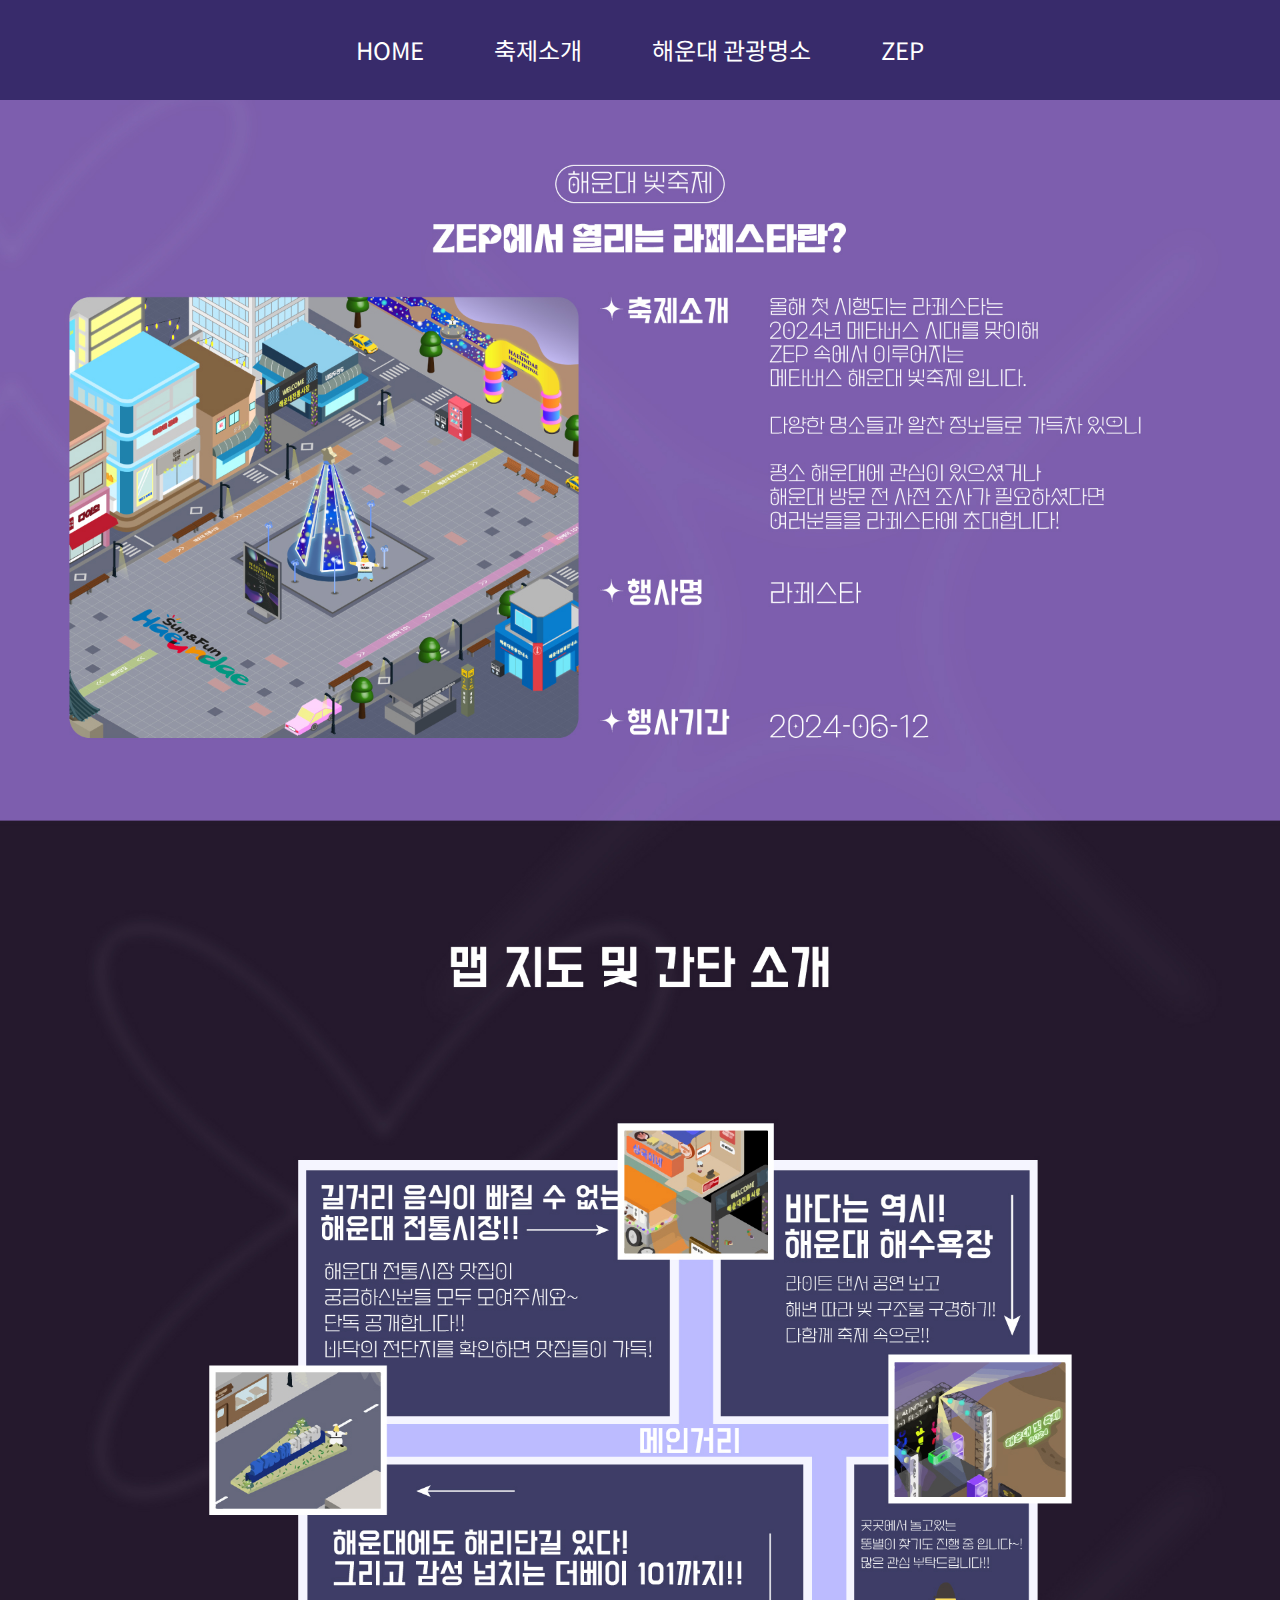
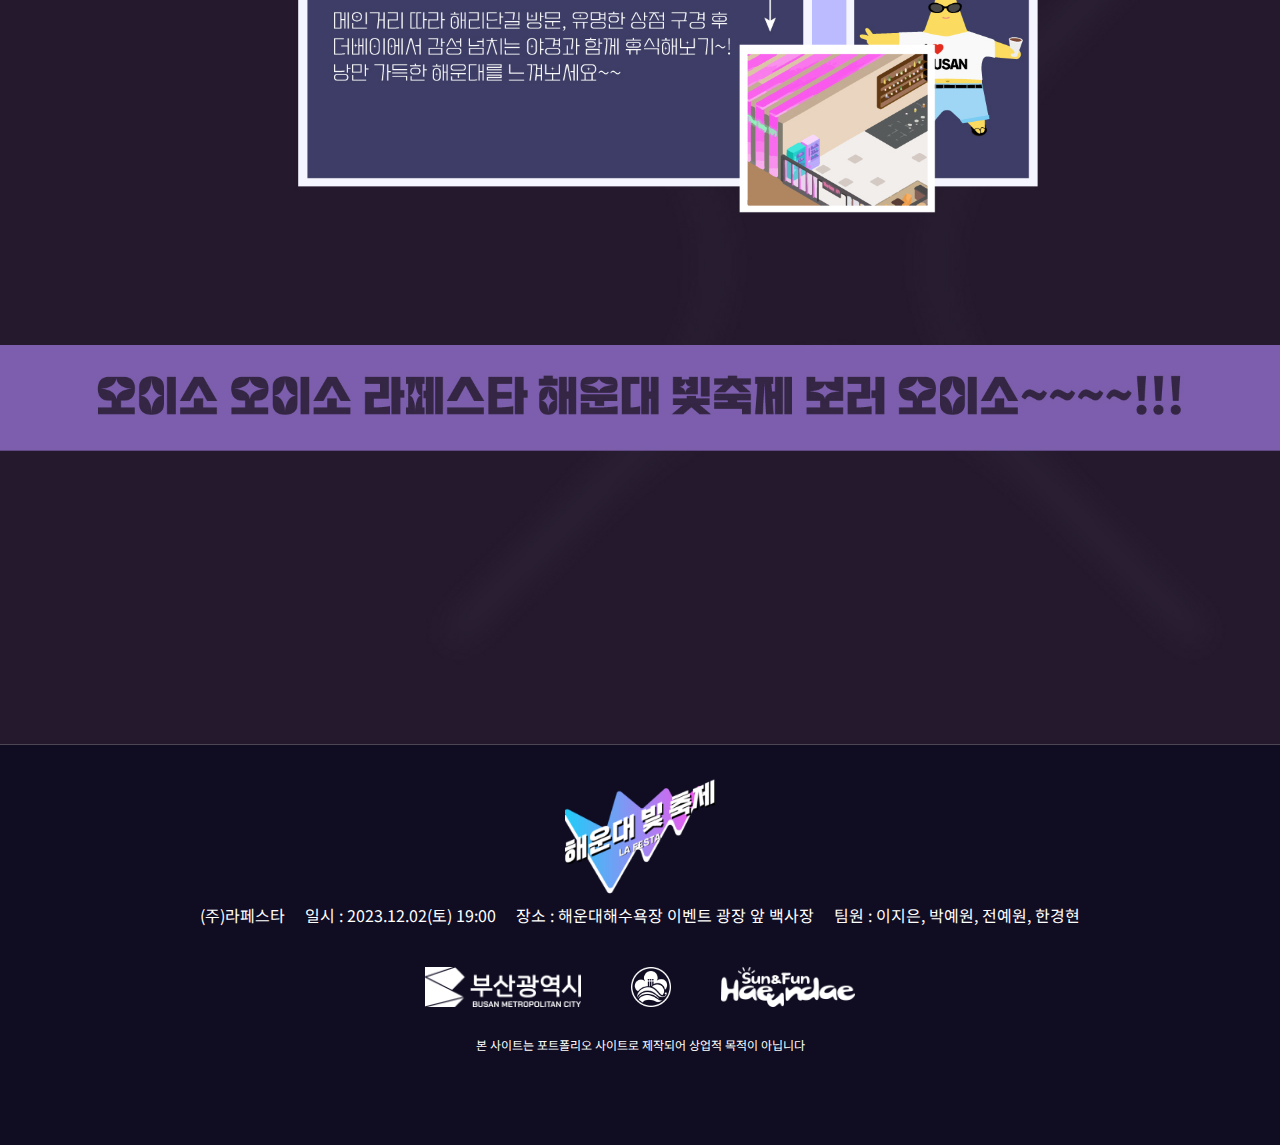
<file: sub01.html>
<!DOCTYPE html>
<html lang="en">
<head>
  <meta charset="UTF-8">
  <meta name="viewport" content="width=device-width, initial-scale=1.0">
  <link rel="icon" href="img/dong_1.png">
  <title>축제소개</title>
  <link rel="stylesheet" href="css/reset.css">
  <link rel="stylesheet" href="css/mainin.css">
  <style>
  </style>
</head>
<body>
  <header>
    <div class="inner">
      <nav>
        <ul>
          <li><a href="index.html">HOME</a></li>
          <li><a href="sub01.html">축제소개</a></li>
          <li><a href="sub02.html">해운대 관광명소</a></li>
          <li><a href="https://zep.us/play/8gjEG9" target="_blank">ZEP</a></li>
        </ul>
      </nav>
    </div><!--.inner-->
  </header>

<img src="img/sub01.jpg" alt="상세페이지 이미지" class="sub01-img">
<footer>
  <div class="f-logo">
    <a href="#"><img src="img/logo.png" alt="로고이미지"></a>
  </div><!--.f-logo-->
  <div class="f-info">
    <p>(주)라페스타</p>
    <p>일시 : 2023.12.02(토) 19:00</p>
    <p>장소 : 해운대해수욕장 이벤트 광장 앞 백사장</p>
    <p>팀원 : 이지은, 박예원, 전예원, 한경현</p>
  </div><!--.f-info-->
  <div class="f-info-logo">
    <img src="img/f_logo_busan.png" alt="부산로고이미지">
    <img src="img/f_logo_symbol.png" alt="부산로고이미지">
    <img src="img/f_logo_heaundea.png" alt="부산로고이미지">
  </div><!--.f-info-logo-->

  <P class="site">본 사이트는 포트폴리오 사이트로 제작되어 상업적 목적이 아닙니다</P>
</footer>
</body>
</html>
</file>
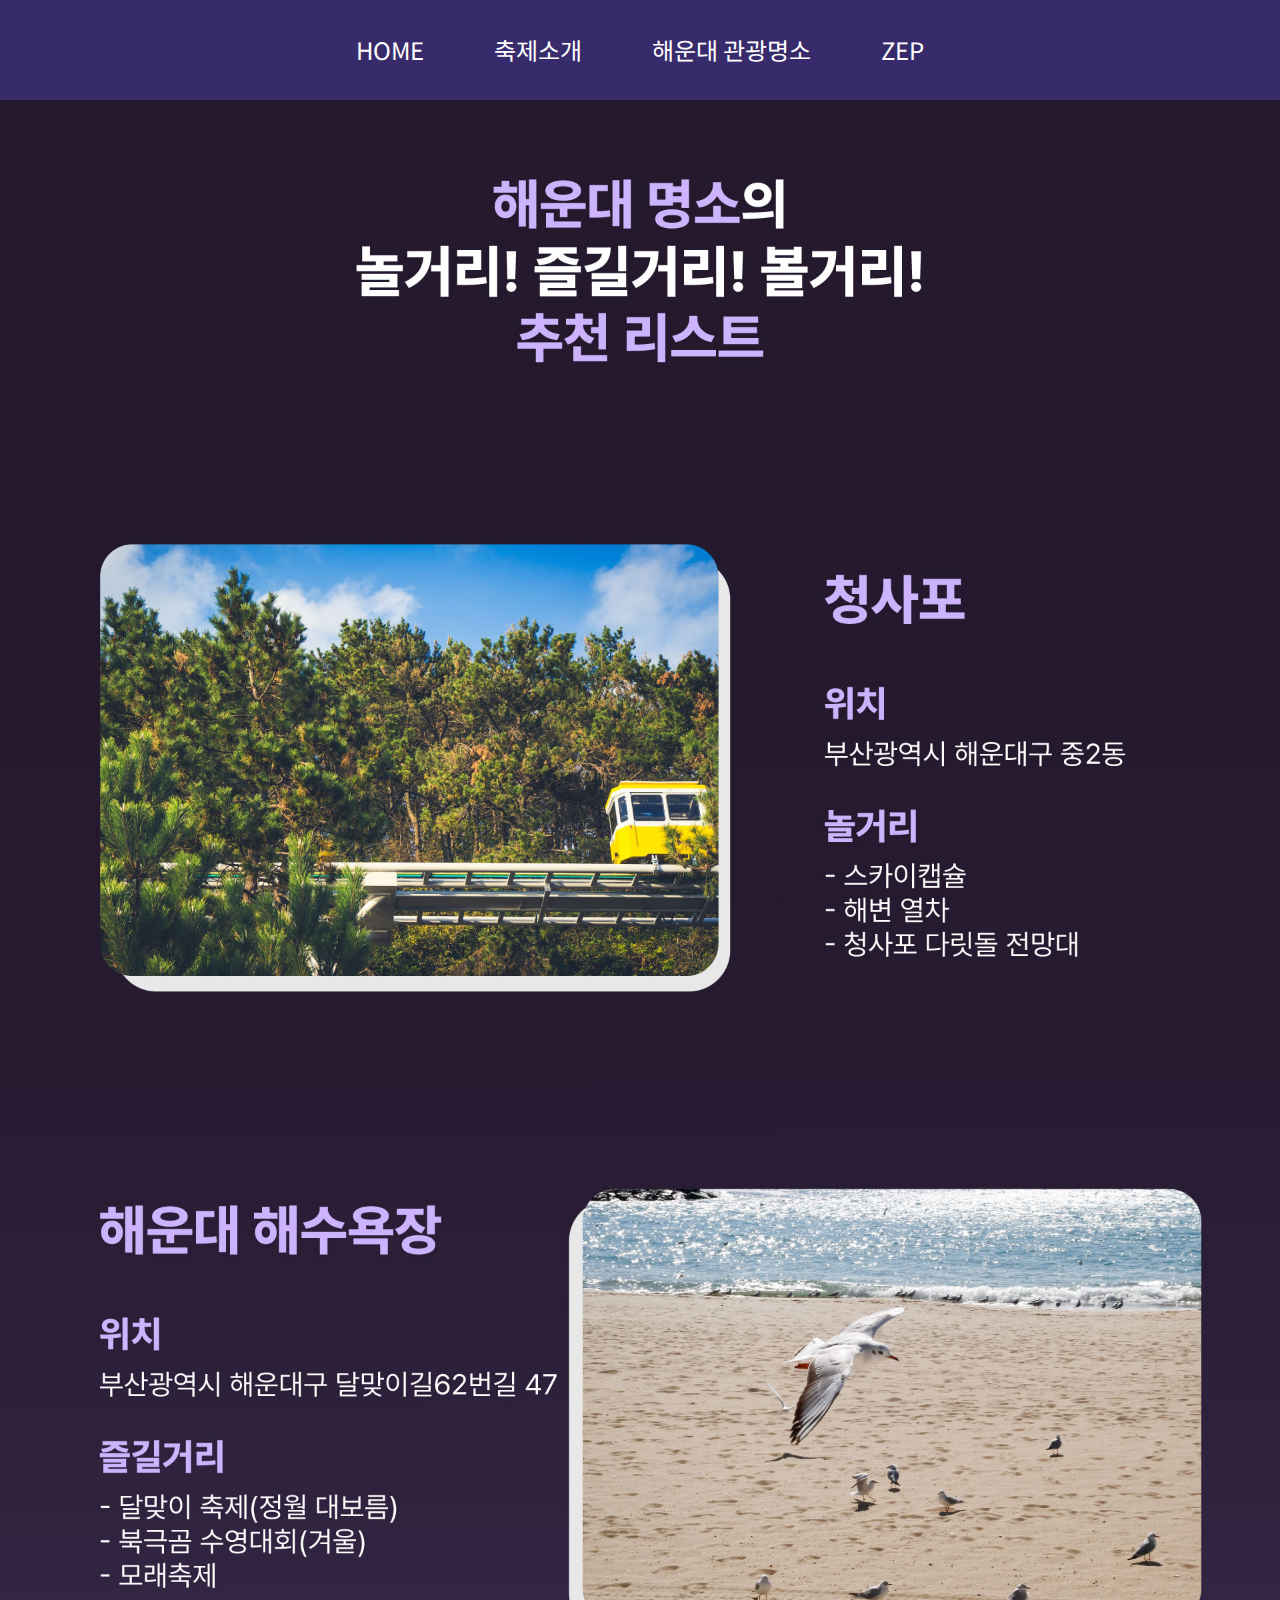
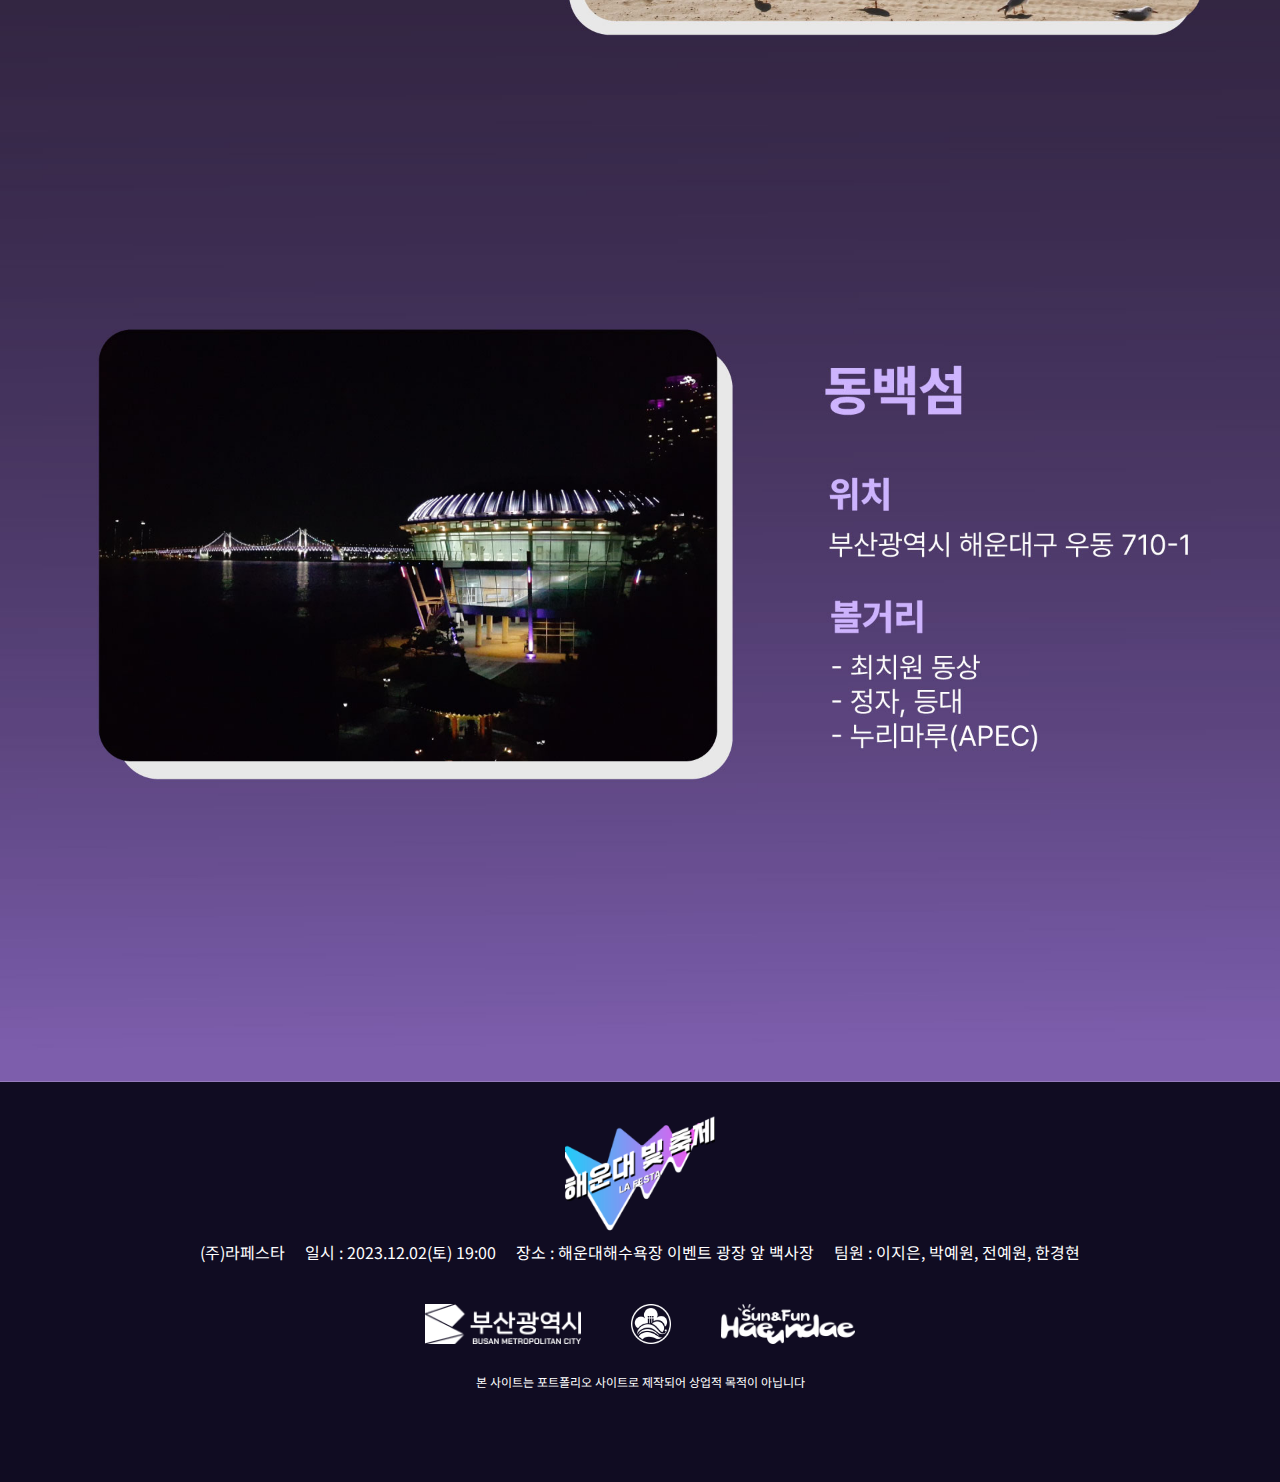
<file: sub02.html>
<!DOCTYPE html>
<html lang="en">
<head>
  <meta charset="UTF-8">
  <meta name="viewport" content="width=device-width, initial-scale=1.0">
  <link rel="icon" href="img/dong_1.png">
  <link rel="stylesheet" href="css/reset.css">
  <link rel="stylesheet" href="css/mainin.css">
  <title>해운대 관광명소</title>
  <style>
  </style>
</head>
<body>
  <header>
    <div class="inner">
      <nav>
        <ul>
          <li><a href="index.html">HOME</a></li>
          <li><a href="sub01.html">축제소개</a></li>
          <li><a href="sub02.html">해운대 관광명소</a></li>
          <li><a href="https://zep.us/play/8gjEG9" target="_blank">ZEP</a></li>
        </ul>
      </nav>
    </div><!--.inner-->
  </header>

  <img src="img/sub02.jpg" alt="관광명소이미지" class="sub02-img">
  <footer>
    <div class="f-logo">
      <a href="#"><img src="img/logo.png" alt="로고이미지"></a>
    </div><!--.f-logo-->
    <div class="f-info">
      <p>(주)라페스타</p>
      <p>일시 : 2023.12.02(토) 19:00</p>
      <p>장소 : 해운대해수욕장 이벤트 광장 앞 백사장</p>
      <p>팀원 : 이지은, 박예원, 전예원, 한경현</p>
    </div><!--.f-info-->
    <div class="f-info-logo">
      <img src="img/f_logo_busan.png" alt="부산로고이미지">
      <img src="img/f_logo_symbol.png" alt="부산로고이미지">
      <img src="img/f_logo_heaundea.png" alt="부산로고이미지">
    </div><!--.f-info-logo-->

    <P class="site">본 사이트는 포트폴리오 사이트로 제작되어 상업적 목적이 아닙니다</P>
  </footer>
</body>
</html>
</file>
<file: css/mainin.css>
@charset "utf-8";

/*모바일*/

#wrap{min-width: 320px; width: 100%; height: auto;}

header{width: 100%; height: 60px; background-color: #382B6B;  position: relative;}
header h1 a{display: block; width: 70px; height: 50px; background: url(../img/logo.png) no-repeat left center / auto 50px; color: transparent; font-size: 0; position: absolute; left: 20px; top: 50%; transform: translateY(-50%); margin-right: 5px;}

nav{position: absolute; top: 50%; left: 50%; transform: translate(-50%, -50%);}
nav ul{ display: flex; justify-content: center; align-items: center;}
nav ul li{margin-left: 30px;}
nav ul li:first-child{margin-left: 0;}
nav ul li a{white-space: nowrap;}
nav ul li:hover a{color: #382B6B;text-shadow: 1px 1px 4px #FFFFFF;}

.main-visual{width: 100%; height: 250px;}
.swiper-slide img{width: 100%; height: 100%; object-fit: cover;}

.swiper-pagination-bullet{width: 10px; height: 10px; background-color: #382B6B;}
.swiper-pagination-bullet-active{background-color: #fff;}
.swiper-horizontal>.swiper-pagination-bullets, .swiper-pagination-bullets.swiper-pagination-horizontal, .swiper-pagination-custom, .swiper-pagination-fraction{bottom: 70%;}

.container{width: 100%; height: 3400px; position: relative; color: #ebebeb;}
.content-bg{width: 100%;}
.content-bg img:first-child{display: none;}
.content-bg img:last-child{width: 100%; height: 3400px;}
.container .content-box{ position: absolute; top: 40px; left: 50%; transform: translateX(-50%);}
.container .content-box > div{width: 420px; height: 250px; background-color: #6c6899d5; padding: 20px; margin-bottom: 20px; border-radius: 20px; cursor: pointer; transition: all 0.3s;}
.container .content-box > div:hover{box-shadow: 1px 1px 10px 1px rgba(255,255,255,0.3);}
.container .content-box > div h2{font-size: 24px; line-height: 1.7; border-bottom: 1px solid #ebebeb; margin-bottom: 10px;}
.container .content-box > div p{font-weight: 300; font-size: 14px;}
.container .content-box > div img{width: 380px; height: 100px; object-fit: cover; margin-top: 20px; border-radius: 15px;}


.map{width: 100%; position: absolute; top: 30%; left: 50%; transform: translateX(-50%); margin: 0 auto; width:100%; height: auto; padding: 20px; color: #eae8ffd5;}
.map p{text-align: center; padding-bottom:10px; font-size: 20px;}
.map p strong{font-size: 24px;}
.map img.img01{width: 98%; height: auto; border-radius: 15px;}
.map img.img02{opacity: 0; position: absolute; top: 60px; left: 50%; transform: translateX(-50%); width: 98%; height: auto; transition: all 0.3s;}
.map:hover img.img02{opacity: 1;}

.video{width: 100%; height: auto; position: absolute; top: 48%; left: 50%; transform: translateX(-50%); padding: 20px;}
.video h3{font-size: 24px; padding: 20px 0; color: #eae8ffd5; text-align: center;}

.starinformaition{width: 100%; height: auto; position: absolute;  top: 69%; left: 50%; transform: translateX(-50%); }
.starinformaition p{font-size: 20px; text-align: center; margin-bottom: 30px;}
.starinformaition .swiper-slide img{width: 90%; height: auto; position: absolute; top: 0; left: 50%; transform: translateX(-50%);}

.news-box{width: 100%; height: 650px; padding: 20px; position: absolute; bottom:0; left: 50%; transform: translateX(-50%);color: #6c6899;}
.news-box > div{width: 100%; height: 300px; padding: 10px;}
.news-box .left{margin-bottom: 20px;}
.news-box > div h3{font-size: 24px; padding-bottom: 10px; border-bottom: 1px solid #bcb6fe; color: #bcb6fe;}
.news-box > div ul{width: 90%;}
.news-box > div ul li{overflow: hidden; text-overflow: ellipsis; white-space: nowrap; padding: 10px; line-height: 1.7;}
.news-box > div ul li a{color: #bcb6fe;}
.news-box > div ul li:hover a{color: #fff;}

footer{width: 100%; height: 400px; background-color: #100c22; padding: 20px; position: relative; text-align: center;}
footer .f-logo{width: 150px; height: 100px;}
footer .f-logo img{width: 100px;  height: auto; position: absolute; left: 50%; transform: translateX(-50%); padding:10px 0;}
footer .f-info p{padding: 5px 0; font-size: 12px;}
footer .f-info-logo{display: flex; justify-content: center;}
footer .f-info-logo img{width: auto; height: 40px;  padding: 0 25px;}
footer p.site{margin-top: 30px; font-size: 12px;}

/*sub01, sub02*/
.sub01-img{width: 100%; height: auto;}
.sub02-img{width: 100%; height: auto;}

@media screen and (min-width:700px) {
  .main-visual{height: 500px;}

  .container{height: 5500px;}
  .content-bg img:last-child{height: 5500px;}

  .video{top: 58%;}
  .video iframe{height: 500px;}

  .starinformaition{top: 75% ;}

  .news-box{display: flex; position: absolute; bottom: 50px;}
  .news-box > div{width: 50%;}


}

@media screen and (min-width:1200px) {

  header{height: 100px;}
  header h1 a{width: 170px; height: 100px; background-size: auto 80px ; margin-right: 0; left: 50px;}

  nav ul li{padding: 20px;}
  nav ul li a{font-size: 24px;}

  .main-visual{height: 1080px;}
  
  .swiper-pagination-bullet{width: 16px; height: 16px; background-color: #382B6B;}
  .swiper-pagination-bullet-active{background-color: #fff;}
  .swiper-horizontal>.swiper-pagination-bullets, .swiper-pagination-bullets.swiper-pagination-horizontal, .swiper-pagination-custom, .swiper-pagination-fraction{bottom: 80px;}

  .container{height: 6500px;}
  .container .content-box{display: flex; top: 300px;}
  .content-bg img:first-child{display: block; width: 100%; height: 6500px; position: relative;}
  .content-bg img:last-child{display: none;}
  .container .content-box > div{width: calc(100% / 3); height: 420px;}
  .container .content-box > div.info{margin: 0 30px;}
  .container .content-box > div h2{font-size: 26px;padding-bottom: 5px; margin-bottom: 20px;}
  .container .content-box > div p{font-size: 16px;}
  .container .content-box > div img{width: 380px; height: 250px;}

  .map{top: 20%; width: 70%; height: auto; border-radius: 30px; background-color: #6c6899; padding: 30px; }
  .map p{text-align: center; padding-bottom:10px; font-size: 24px; color: #ebebeb; margin-bottom: 10px;}
  .map p strong{font-size: 32px;}
  .map img.img01{margin-left: 10px; border-radius: 30px;}
  .map img.img02{top: 70px; width: 100%;}

  .video{position: absolute; top: 40%; left: 50%; transform: translateX(-50%); padding: 100px;}
  .video h3{padding: 50px 0; font-size: 30px;}
  .video iframe{height: 700px;}

  .starinformaition{top: auto; bottom: 30%;}
  .starinformaition p{font-size: 30px;}
  .starinformaition p strong{font-size: 34px;}
  .starinformaition .swiper-slide img{width: 70%;}


  .news-box{position: absolute; bottom: 20px;}
  .news-box > div h3{font-size: 28px;}
  .news-box > div li{font-size: 20px; padding: 25px 0;}

  footer .f-logo img{width: 150px;}
  footer .f-info{display: flex; justify-content: center;}
  footer .f-info p{padding: 40px 10px; font-size: 16px;}
  footer .site{font-size: 16px;}
}
</file>
